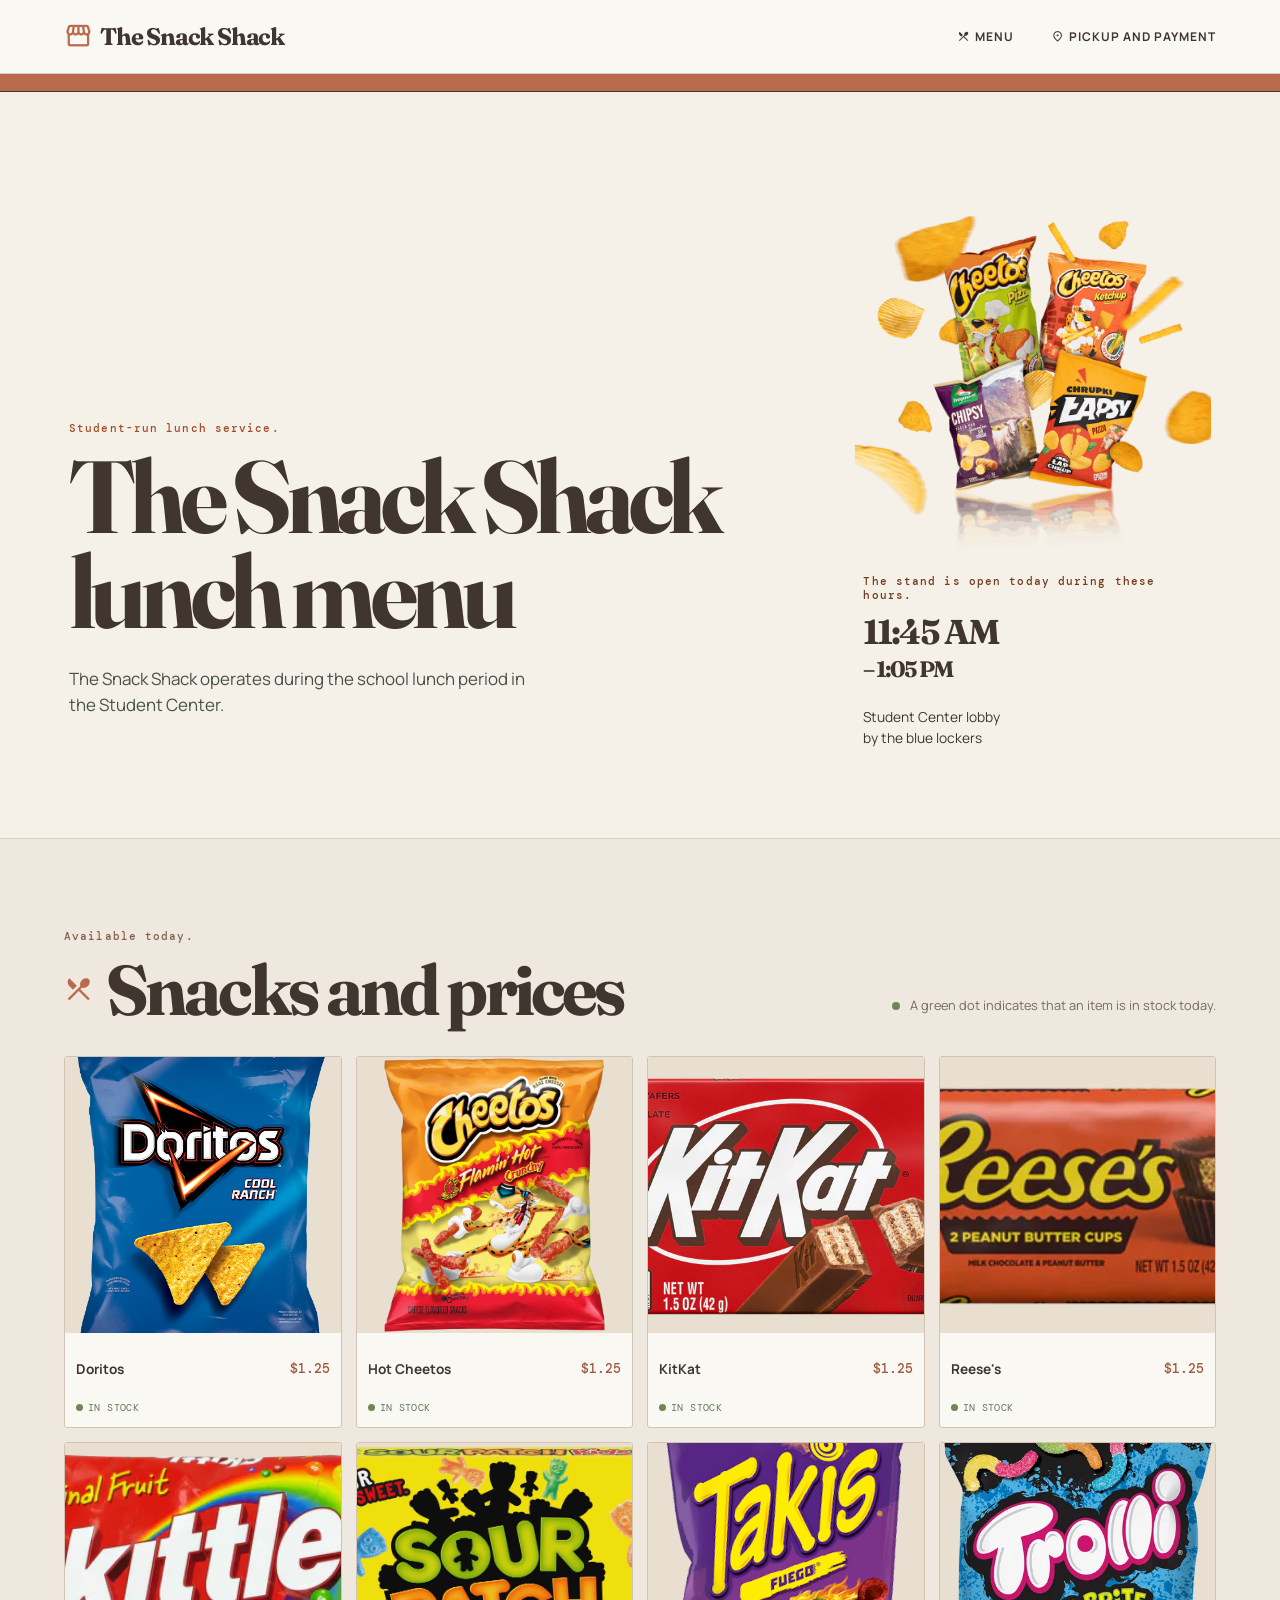
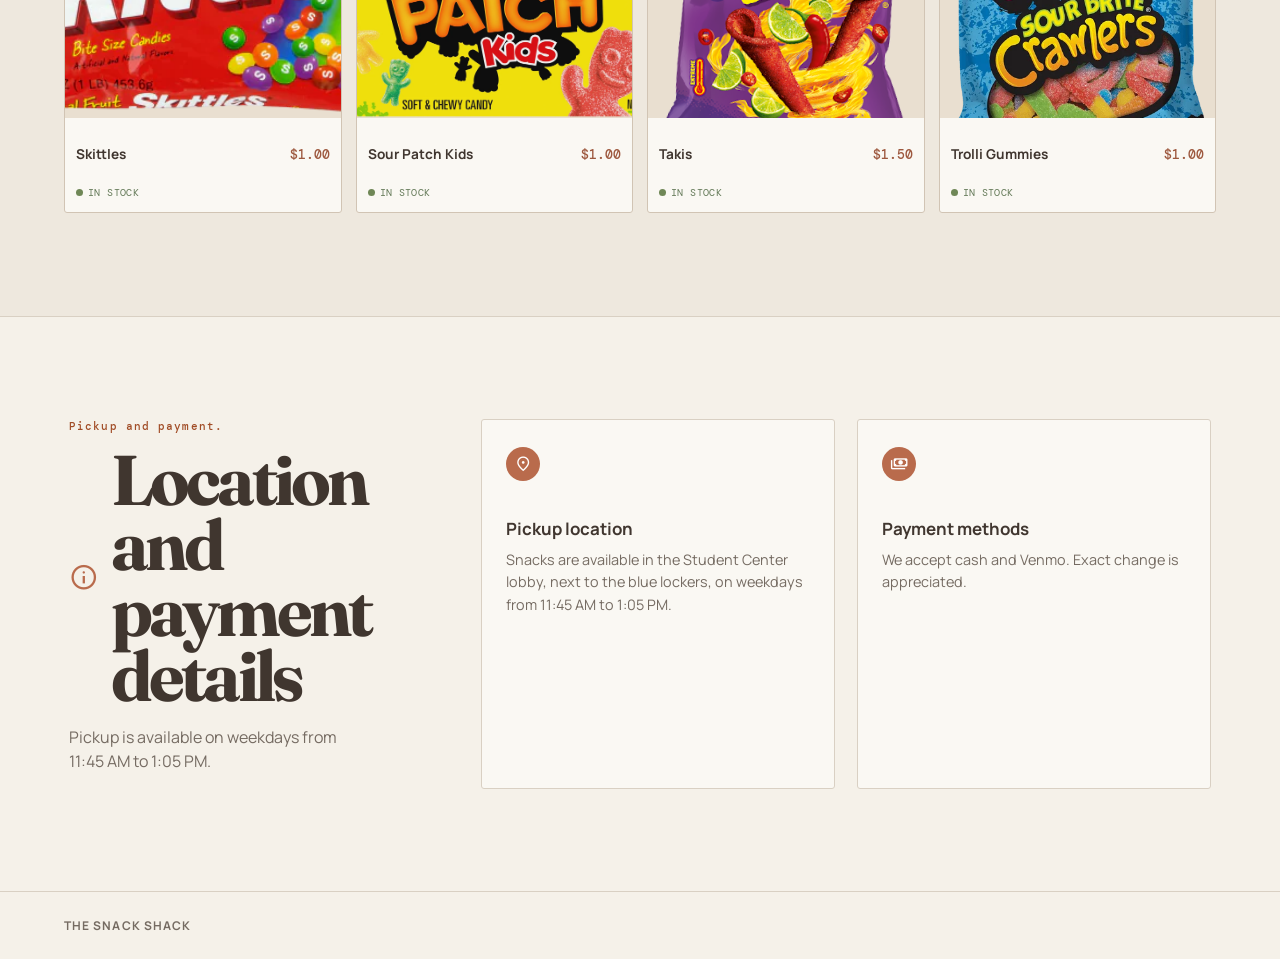
<file: index.html>
<!doctype html>
<html lang="en">
  <head>
    <meta charset="UTF-8" />
    <meta name="viewport" content="width=device-width, initial-scale=1.0" />
    <meta name="description" content="The Snack Shack lunch menu, pickup information, and payment options." />
    <title>The Snack Shack | Lunch Menu</title>
    <link rel="preconnect" href="https://images.unsplash.com" />
    <link rel="stylesheet" href="styles.css" />
  </head>
  <body>
    <header class="site-header">
      <a class="brand" href="#menu" aria-label="The Snack Shack menu"><span class="material-symbols-outlined" aria-hidden="true">storefront</span> The Snack Shack</a>
      <nav aria-label="Primary navigation">
        <a href="#menu"><span class="material-symbols-outlined" aria-hidden="true">restaurant_menu</span> Menu</a>
        <a href="#details"><span class="material-symbols-outlined" aria-hidden="true">location_on</span> Pickup and payment</a>
      </nav>
    </header>

    <main>
      <div class="awning" aria-hidden="true"></div>
      <section class="intro" aria-labelledby="page-title">
        <div>
          <p class="eyebrow">Student-run lunch service.</p>
          <h1 id="page-title">The Snack Shack<br />lunch menu</h1>
          <p class="intro-copy">The Snack Shack operates during the school lunch period in the Student Center.</p>
        </div>
        <aside class="hero-visual" aria-label="Snack Shack image and hours">
          <img src="images/hero.png" alt="Assortment of packaged chips and snack foods" />
          <div class="today-details">
            <p class="card-label">The stand is open today during these hours.</p>
            <p class="hours">11:45 AM<br /><span>– 1:05 PM</span></p>
            <p class="location">Student Center lobby<br />by the blue lockers</p>
          </div>
        </aside>
      </section>

      <section class="menu-section" id="menu" aria-labelledby="menu-title">
        <div class="section-heading">
          <div>
            <p class="eyebrow">Available today.</p>
            <h2 id="menu-title"><span class="material-symbols-outlined section-icon" aria-hidden="true">restaurant_menu</span> Snacks and prices</h2>
          </div>
          <p class="stock-note"><span class="dot" aria-hidden="true"></span> A green dot indicates that an item is in stock today.</p>
        </div>

        <div class="snack-grid">
          <article class="snack-card"><img src="images/snacks/doritos.png" alt="Doritos" /><div class="card-content"><h3>Doritos</h3><p>$1.25</p><span class="item-stock"><i></i>In stock</span></div></article>
          <article class="snack-card"><img src="images/snacks/hot_cheeto.png" alt="Hot Cheetos" /><div class="card-content"><h3>Hot Cheetos</h3><p>$1.25</p><span class="item-stock"><i></i>In stock</span></div></article>
          <article class="snack-card"><img src="images/snacks/kitkat.png" alt="KitKat" /><div class="card-content"><h3>KitKat</h3><p>$1.25</p><span class="item-stock"><i></i>In stock</span></div></article>
          <article class="snack-card"><img src="images/snacks/reeses.png" alt="Reese's" /><div class="card-content"><h3>Reese's</h3><p>$1.25</p><span class="item-stock"><i></i>In stock</span></div></article>
          <article class="snack-card"><img src="images/snacks/skittles.png" alt="Skittles" /><div class="card-content"><h3>Skittles</h3><p>$1.00</p><span class="item-stock"><i></i>In stock</span></div></article>
          <article class="snack-card"><img src="images/snacks/sour_patch_kids.png" alt="Sour Patch Kids" /><div class="card-content"><h3>Sour Patch Kids</h3><p>$1.00</p><span class="item-stock"><i></i>In stock</span></div></article>
          <article class="snack-card"><img src="images/snacks/takis.png" alt="Takis" /><div class="card-content"><h3>Takis</h3><p>$1.50</p><span class="item-stock"><i></i>In stock</span></div></article>
          <article class="snack-card"><img src="images/snacks/trolli.png" alt="Trolli gummy candy" /><div class="card-content"><h3>Trolli Gummies</h3><p>$1.00</p><span class="item-stock"><i></i>In stock</span></div></article>
        </div>
      </section>

      <section class="details" id="details" aria-labelledby="details-title">
        <div class="details-intro">
          <p class="eyebrow">Pickup and payment.</p>
          <h2 id="details-title"><span class="material-symbols-outlined section-icon" aria-hidden="true">info</span> Location and payment details</h2>
          <p>Pickup is available on weekdays from 11:45 AM to 1:05 PM.</p>
        </div>
        <div class="info-card">
          <div class="info-icon" aria-hidden="true"><span class="material-symbols-outlined">location_on</span></div>
          <div><h3>Pickup location</h3><p>Snacks are available in the Student Center lobby, next to the blue lockers, on weekdays from 11:45 AM to 1:05 PM.</p></div>
        </div>
        <div class="info-card">
          <div class="info-icon" aria-hidden="true"><span class="material-symbols-outlined">payments</span></div>
          <div><h3>Payment methods</h3><p>We accept cash and Venmo. Exact change is appreciated.</p></div>
        </div>
      </section>
    </main>

    <footer>
      <span>The Snack Shack</span>
    </footer>
    <script src="script.js"></script>
  </body>
</html>
</file>
<file: styles.css>
@import url('https://fonts.googleapis.com/css2?family=DM+Mono:wght@400;500&family=Fraunces:opsz,wght@9..144,600;9..144,700&family=Manrope:wght@400;500;600;700&family=Material+Symbols+Outlined:opsz,wght,FILL,GRAD@20..48,400,0,0..200&display=swap');

:root { --ink:#40362f; --green:#6f8756; --cream:#f5f1e9; --orange:#b96b4c; --gold:#c8a66a; --muted:#756b62; --line:#d9d0c3; }
* { box-sizing:border-box; }
html { scroll-behavior:smooth; }
body { margin:0; background:var(--cream); color:var(--ink); font-family:"Manrope",sans-serif; }
a { color:inherit; }
.material-symbols-outlined { font-family:"Material Symbols Outlined"; font-weight:normal; font-style:normal; font-size:1.1em; line-height:1; letter-spacing:normal; text-transform:none; display:inline-block; white-space:nowrap; word-wrap:normal; direction:ltr; -webkit-font-feature-settings:"liga"; -webkit-font-smoothing:antialiased; font-feature-settings:"liga"; vertical-align:-.14em; }
.site-header { min-height:74px; display:flex; align-items:center; justify-content:space-between; padding:0 clamp(22px,5vw,76px); background:#faf8f3; border-bottom:1px solid var(--line); }
.brand { display:inline-flex; align-items:center; gap:7px; text-decoration:none; font-family:"Fraunces",serif; font-weight:700; font-size:1.5rem; letter-spacing:-.05em; color:var(--ink); }.brand .material-symbols-outlined { font-size:1.2em; color:var(--orange); }
nav { display:flex; gap:clamp(16px,3vw,36px); } nav a { display:inline-flex; align-items:center; gap:5px; }
nav a, footer { font-size:.75rem; text-transform:uppercase; letter-spacing:.09em; font-weight:700; text-decoration:none; }
nav a:hover, footer a:hover { text-decoration:underline; }
.awning { height:18px; background:var(--orange); border-bottom:1px solid var(--ink); }
.intro { max-width:1270px; margin:auto; padding:clamp(52px,8vw,118px) clamp(22px,5vw,76px) clamp(56px,7vw,92px); display:grid; grid-template-columns:1.45fr .7fr; align-items:end; gap:50px; }
.eyebrow, .card-label { margin:0 0 14px; color:#a14d27; font-family:"DM Mono",monospace; font-size:.69rem; font-weight:500; letter-spacing:.1em; }
h1,h2 { margin:0; font-family:"Fraunces",serif; font-weight:700; letter-spacing:-.055em; line-height:.93; }
h1 { font-size:clamp(3.45rem,8vw,7.3rem); max-width:820px; }
.intro-copy { max-width:470px; margin:27px 0 30px; line-height:1.55; font-size:1.06rem; color:#485249; }
.button { display:inline-flex; align-items:center; gap:25px; padding:14px 18px; background:var(--orange); color:#fff; font-size:.83rem; font-weight:700; text-decoration:none; border-radius:3px; }
.button:hover { background:#a35d43; }
.button span { font-size:1.2rem; line-height:0; }
.hero-visual { align-self:end; }.hero-visual > img { display:block; width:100%; max-width:460px; height:auto; margin:0 auto 24px; }.today-details { padding-left:8px; }.today-details .card-label { color:#713b1d; }.hours { margin:0 0 26px; font-family:"Fraunces",serif; font-size:2.15rem; font-weight:700; line-height:.95; letter-spacing:-.06em; }.hours span { font-size:1.4rem; }.location { margin:0; font-size:.86rem; line-height:1.5; }
.menu-section { padding:clamp(48px,7vw,90px) clamp(22px,5vw,76px) clamp(65px,8vw,110px); background:#eee8de; color:var(--ink); border-top:1px solid var(--line); border-bottom:1px solid var(--line); }
.section-heading, .snack-grid { max-width:1270px; margin-left:auto; margin-right:auto; }.section-heading { display:flex; justify-content:space-between; align-items:end; margin-bottom:34px; }.section-heading .eyebrow { color:#84604c; }.section-heading h2, .details h2 { display:flex; align-items:center; gap:12px; font-size:clamp(3rem,5.5vw,5.5rem); }.section-icon { font-size:.42em; color:var(--orange); }.stock-note { margin:0 0 8px; color:var(--muted); font-size:.8rem; }.dot,.item-stock i { display:inline-block; width:8px; height:8px; margin-right:7px; border-radius:50%; background:var(--green); }
.snack-grid { display:grid; grid-template-columns:repeat(4,1fr); gap:14px; }.snack-card { overflow:hidden; border:1px solid #d1c4b4; border-radius:3px; background:#faf8f3; color:var(--ink); }.snack-card img { display:block; width:100%; aspect-ratio:1/1; object-fit:cover; background:#e9dfd0; }.card-content { display:grid; grid-template-columns:1fr auto; gap:8px 7px; padding:12px 11px 13px; min-height:94px; }.card-content h3 { margin:0; align-self:end; font-size:.85rem; line-height:1.12; }.card-content p { margin:0; align-self:end; color:#9d583e; font-family:"DM Mono",monospace; font-size:.8rem; font-weight:500; white-space:nowrap; }.item-stock { grid-column:1/-1; align-self:end; color:#637957; font-family:"DM Mono",monospace; font-size:.62rem; text-transform:uppercase; letter-spacing:.04em; }.item-stock i { width:7px; height:7px; margin-right:5px; }
.details { max-width:1270px; margin:auto; padding:clamp(58px,8vw,110px) clamp(22px,5vw,76px); display:grid; grid-template-columns:1.1fr 1fr 1fr; gap:22px; align-items:stretch; }.details-intro p:last-child { max-width:270px; color:var(--muted); line-height:1.5; }.info-card { border:1px solid var(--line); border-radius:3px; padding:27px 24px; background:#faf8f3; }.info-icon { display:grid; width:34px; height:34px; place-items:center; margin-bottom:36px; background:var(--orange); color:#fff; border-radius:50%; font-family:"DM Mono",monospace; font-weight:bold; }.info-icon .material-symbols-outlined { font-size:1.15rem; vertical-align:0; }.info-card h3 { margin:0 0 9px; font-size:1.06rem; }.info-card p { margin:0; color:var(--muted); line-height:1.55; font-size:.9rem; }
footer { display:flex; justify-content:space-between; padding:25px clamp(22px,5vw,76px); border-top:1px solid var(--line); color:var(--muted); } footer a { text-decoration:none; }
@media (max-width:760px) { .site-header { min-height:64px; }.brand { font-size:1.2rem; } nav { gap:16px; } nav a { font-size:.67rem; }.intro { grid-template-columns:1fr; gap:40px; }.hero-visual { width:min(100%,380px); margin:0 auto; }.hero-visual > img { margin-bottom:22px; }.snack-grid { grid-template-columns:repeat(2,1fr); gap:12px; }.card-content { padding:13px 11px; }.details { grid-template-columns:1fr; gap:14px; }.details-intro { margin-bottom:8px; }.info-card { display:grid; grid-template-columns:45px 1fr; gap:15px; padding:21px; }.info-icon { margin:0; }.info-card h3 { margin-top:2px; } }
@media (max-width:390px) { nav a:last-child { display:none; } h1 { font-size:3.2rem; }.snack-grid { gap:9px; }.card-content { display:block; }.card-content p { margin-top:4px; } }
</file>
